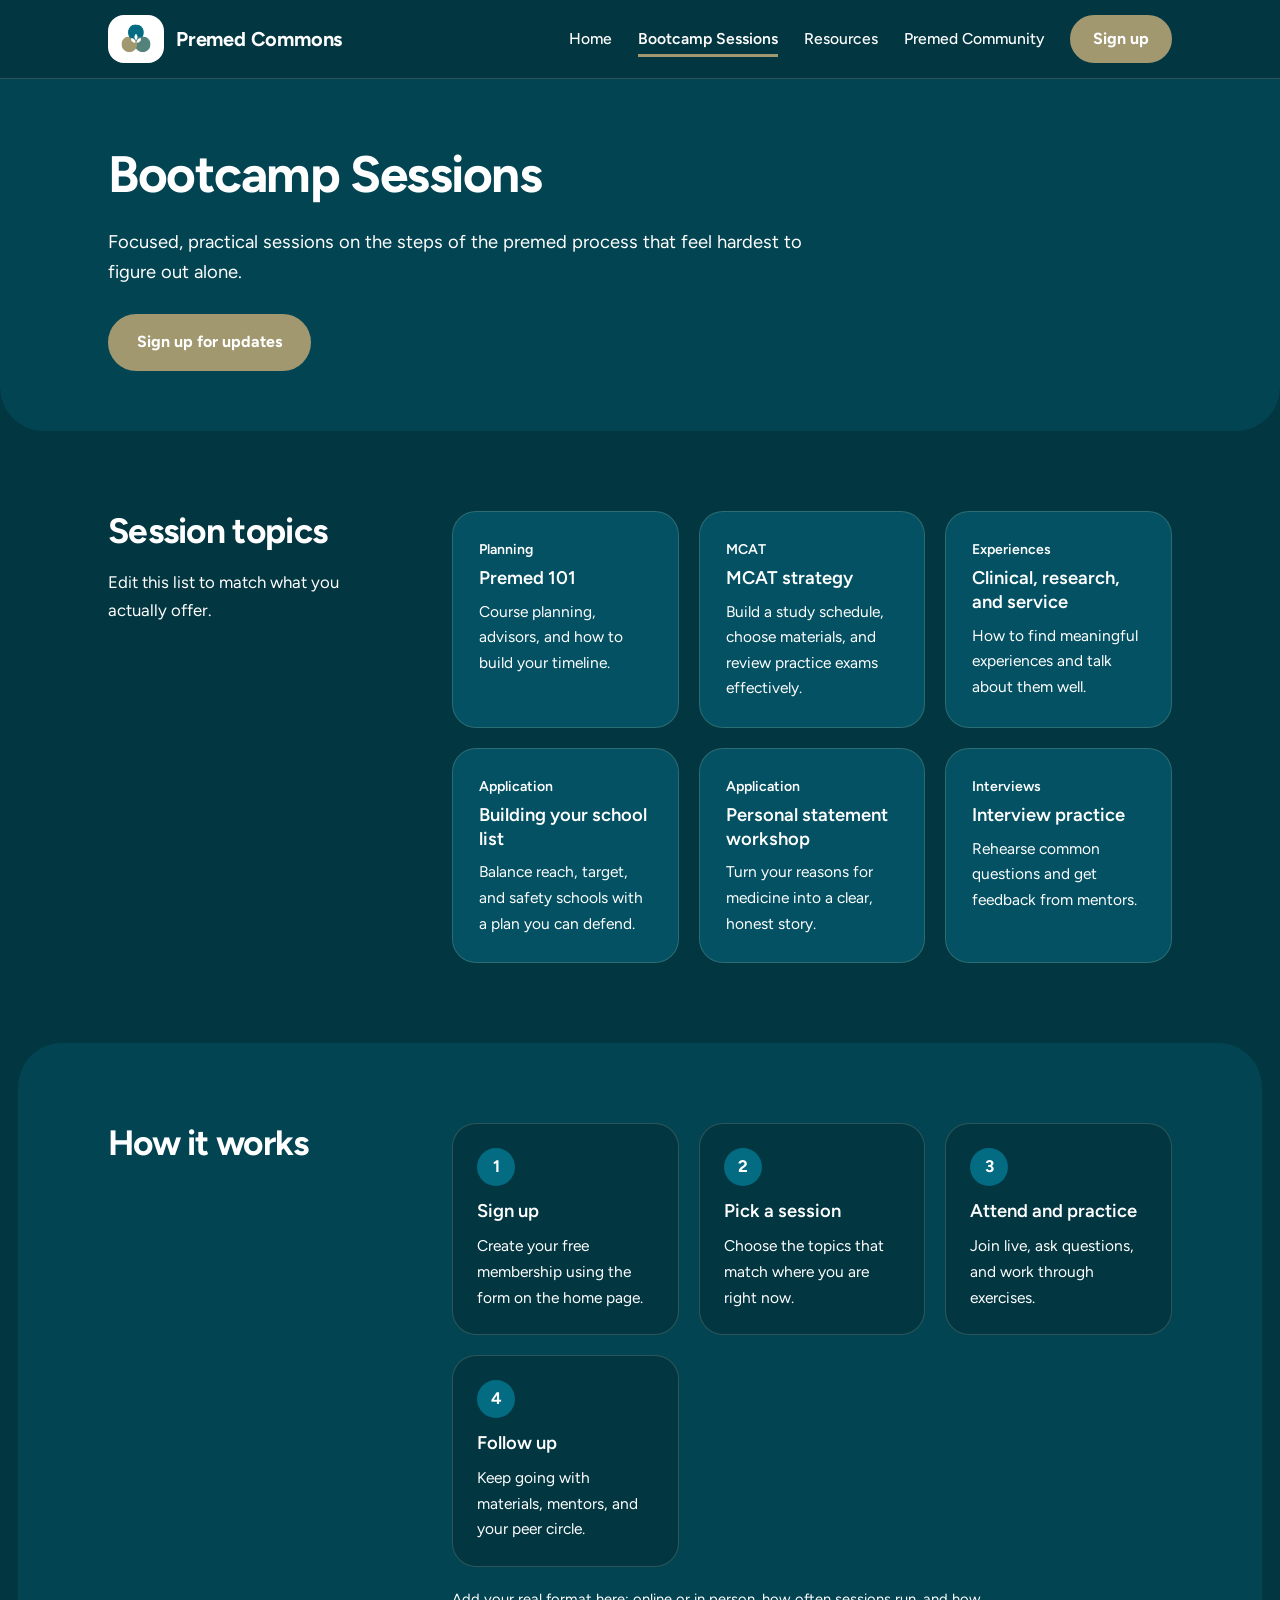
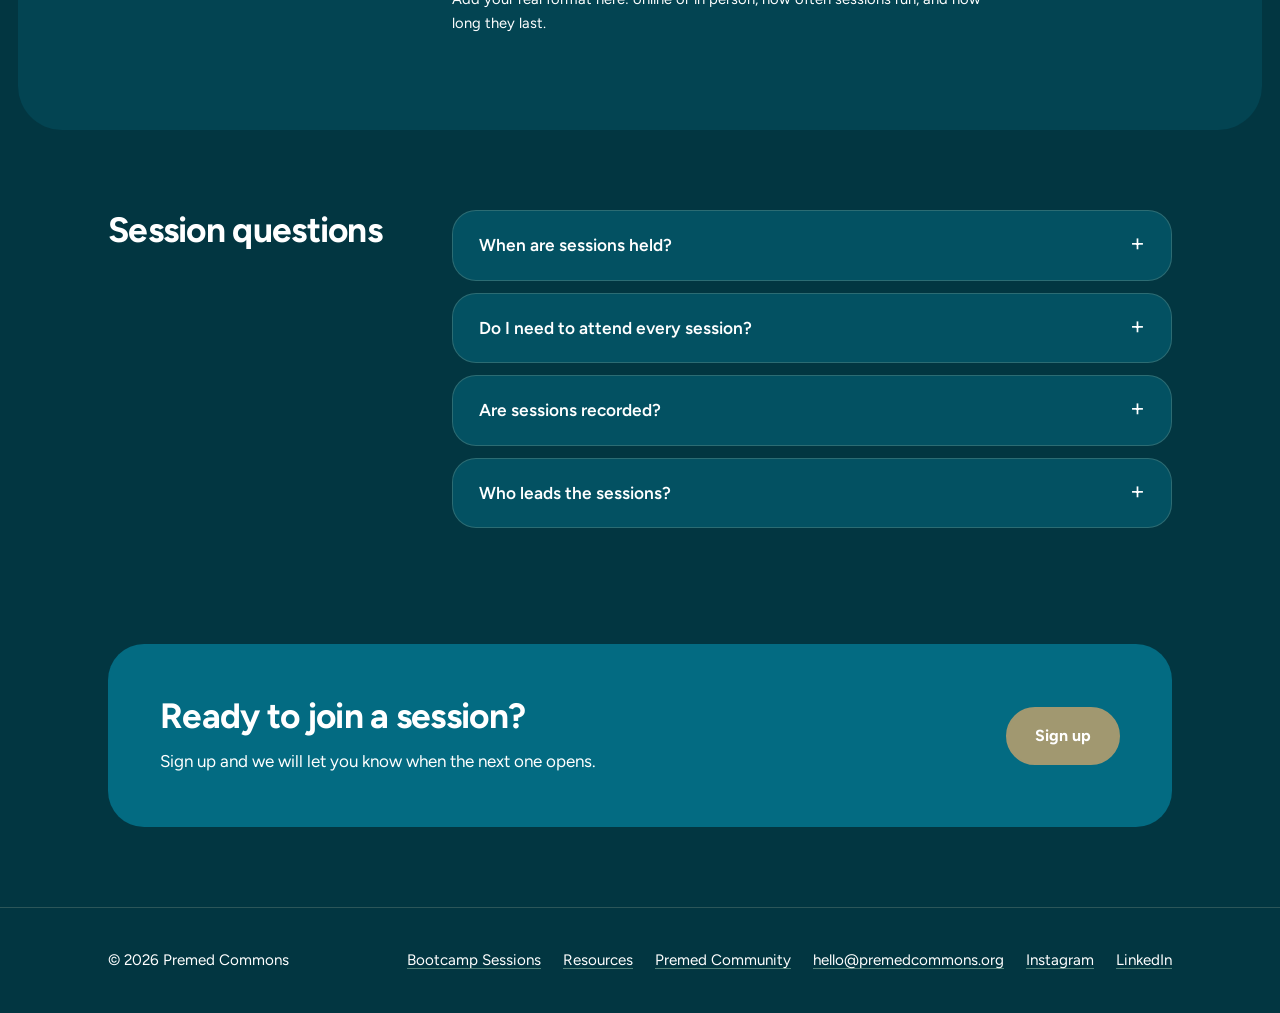
<file: bootcamps.html>
<!DOCTYPE html>
<html lang="en">
<head>
<meta charset="utf-8">
<meta name="viewport" content="width=device-width, initial-scale=1">
<title>Bootcamp Sessions | Premed Commons</title>
<meta name="description" content="Focused bootcamp sessions on MCAT strategy, school lists, personal statements, and interviews for premed students.">
<meta property="og:title" content="Bootcamp Sessions | Premed Commons">
<meta property="og:description" content="Focused bootcamp sessions on MCAT strategy, school lists, personal statements, and interviews for premed students.">
<meta property="og:type" content="website">
<meta property="og:image" content="https://premedcommons.org/pc_logo.svg">
<link rel="icon" href="pc_logo.svg" type="image/svg+xml">
<link rel="preconnect" href="https://fonts.googleapis.com">
<link rel="preconnect" href="https://fonts.gstatic.com" crossorigin>
<link href="https://fonts.googleapis.com/css2?family=Figtree:wght@400;500;600;700&display=swap" rel="stylesheet">
<link rel="stylesheet" href="styles.css?v=copy-toast-2s">
</head>
<body>
<header>
  <div class="wrap bar">
    <a class="logo" href="index.html"><span class="logo-mark"><img src="pc_logo.svg" alt="" onerror="this.parentNode.remove()"></span><span class="logo-text">Premed Commons</span></a>
    <button class="menu-btn" id="menuBtn" aria-expanded="false" aria-controls="nav">Menu</button>
    <nav id="nav" aria-label="Main">
      <ul>
        <li><a href="index.html">Home</a></li>
        <li><a href="bootcamps.html" aria-current="page">Bootcamp Sessions</a></li>
        <li><a href="resources.html">Resources</a></li>
        <li><a href="community.html">Premed Community</a></li>
        <li><a class="btn" href="index.html#join">Sign up</a></li>
      </ul>
    </nav>
  </div>
</header>
<main>
  <div class="page-hero">
    <div class="wrap">
      <h1>Bootcamp Sessions</h1>
      <p class="lead">Focused, practical sessions on the steps of the premed process that feel hardest to figure out alone.</p>
      <div class="actions"><a class="btn" href="index.html#join">Sign up for updates</a></div>
    </div>
  </div>

  <section class="split-sec">
    <div class="wrap split">
      <div class="split-head">
        <h2>Session topics</h2>
        <p class="lead">Edit this list to match what you actually offer.</p>
      </div>
      <div class="split-body">
        <div class="cards"><article class="card"><div class="tag">Planning</div><h3>Premed 101</h3><p>Course planning, advisors, and how to build your timeline.</p></article><article class="card"><div class="tag">MCAT</div><h3>MCAT strategy</h3><p>Build a study schedule, choose materials, and review practice exams effectively.</p></article><article class="card"><div class="tag">Experiences</div><h3>Clinical, research, and service</h3><p>How to find meaningful experiences and talk about them well.</p></article><article class="card"><div class="tag">Application</div><h3>Building your school list</h3><p>Balance reach, target, and safety schools with a plan you can defend.</p></article><article class="card"><div class="tag">Application</div><h3>Personal statement workshop</h3><p>Turn your reasons for medicine into a clear, honest story.</p></article><article class="card"><div class="tag">Interviews</div><h3>Interview practice</h3><p>Rehearse common questions and get feedback from mentors.</p></article></div>
      </div>
    </div>
  </section>

  <section class="split-sec">
    <div class="wrap split">
      <div class="split-head">
        <h2>How it works</h2>
      </div>
      <div class="split-body">
        <ol class="steps"><li><h3>Sign up</h3><p>Create your free membership using the form on the home page.</p></li><li><h3>Pick a session</h3><p>Choose the topics that match where you are right now.</p></li><li><h3>Attend and practice</h3><p>Join live, ask questions, and work through exercises.</p></li><li><h3>Follow up</h3><p>Keep going with materials, mentors, and your peer circle.</p></li></ol><p class="note">Add your real format here: online or in person, how often sessions run, and how long they last.</p>
      </div>
    </div>
  </section>

  <section class="split-sec">
    <div class="wrap split">
      <div class="split-head">
        <h2>Session questions</h2>
      </div>
      <div class="split-body">
        <details>
          <summary>When are sessions held?</summary>
          <p>Add your schedule or explain how members find out about upcoming dates.</p>
        </details>
        <details>
          <summary>Do I need to attend every session?</summary>
          <p>No. Pick the sessions that match your stage and needs.</p>
        </details>
        <details>
          <summary>Are sessions recorded?</summary>
          <p>Add your policy on recordings and how members can access them.</p>
        </details>
        <details>
          <summary>Who leads the sessions?</summary>
          <p>Add details about your mentors, such as current medical students, residents, or physicians.</p>
        </details>
        
      </div>
    </div>
  </section>

  <div class="cta-band">
    <div class="wrap">
      <div class="cta-box">
        <div>
          <h2>Ready to join a session?</h2>
          <p>Sign up and we will let you know when the next one opens.</p>
        </div>
        <a class="btn" href="index.html#join">Sign up</a>
      </div>
    </div>
  </div>
</main>
<footer>
  <div class="wrap">
    <div>© <span id="year"></span> Premed Commons</div>
    <ul>
      <li><a href="bootcamps.html">Bootcamp Sessions</a></li>
      <li><a href="resources.html">Resources</a></li>
      <li><a href="community.html">Premed Community</a></li>
      <li><a href="#" data-copy-email="hello@premedcommons.org">hello@premedcommons.org</a><span class="copy-status" role="status" aria-live="polite"></span></li>
      <li><a href="#">Instagram</a></li>
      <li><a href="#">LinkedIn</a></li>
    </ul>
  </div>
</footer>
<script src="main.js?v=copy-toast-2s"></script>
</body>
</html>
</file>
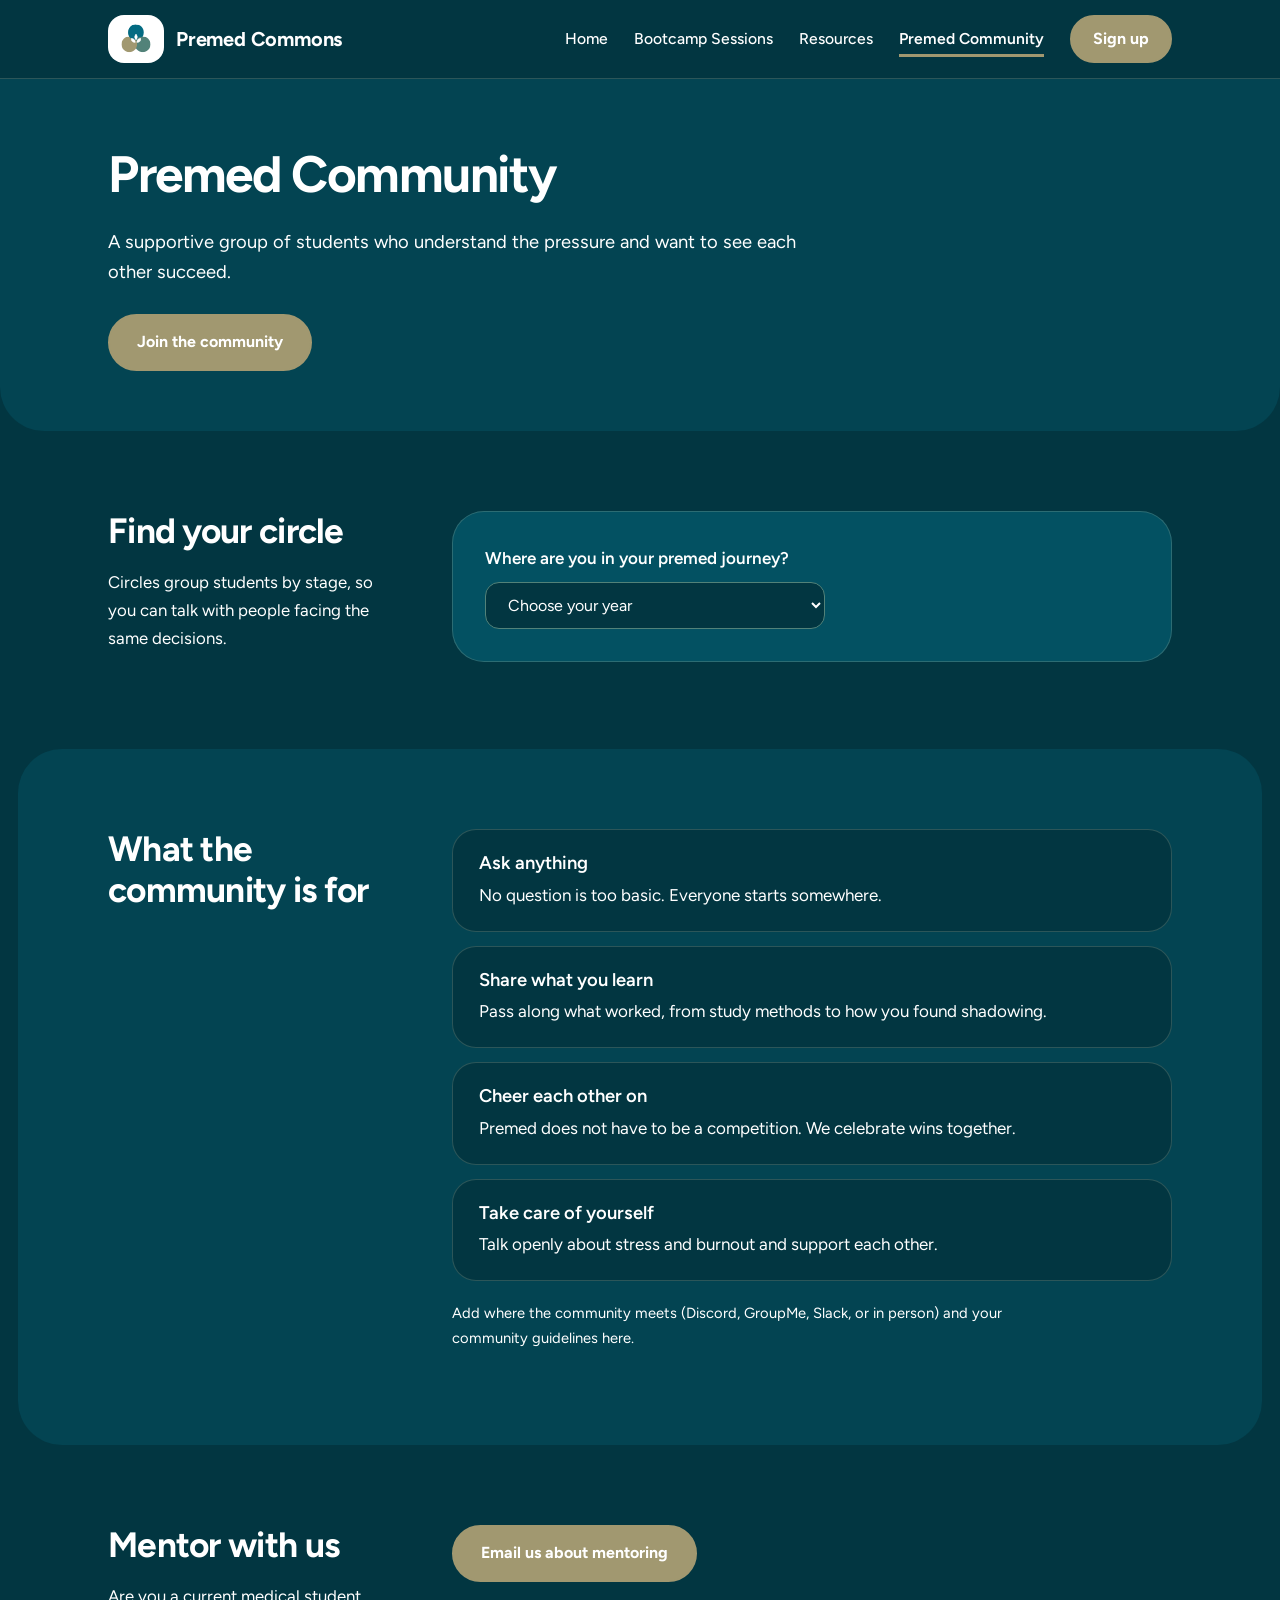
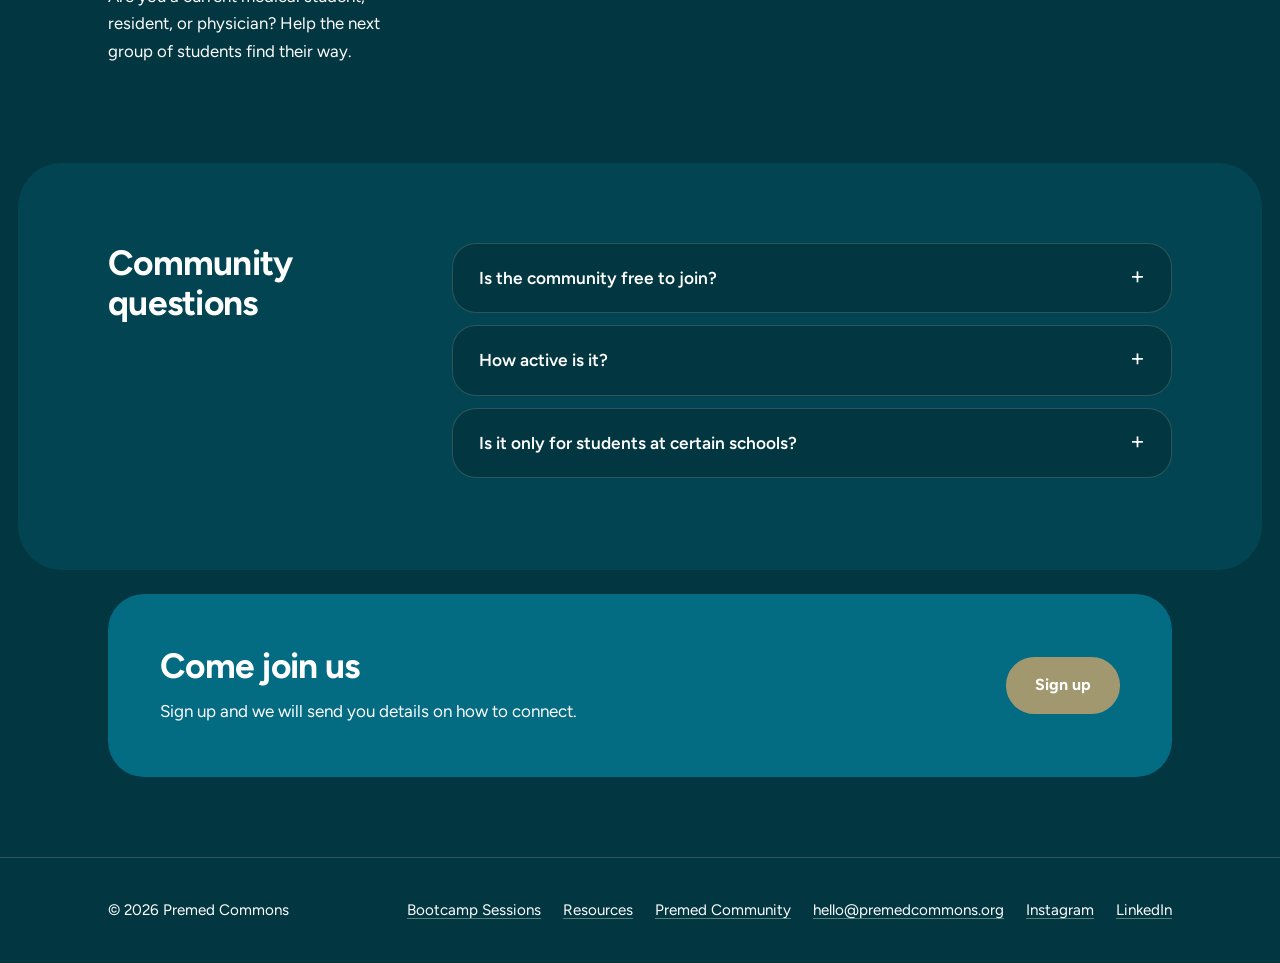
<file: community.html>
<!DOCTYPE html>
<html lang="en">
<head>
<meta charset="utf-8">
<meta name="viewport" content="width=device-width, initial-scale=1">
<title>Premed Community | Premed Commons</title>
<meta name="description" content="A supportive community of premed students sharing advice, study tips, and encouragement.">
<meta property="og:title" content="Premed Community | Premed Commons">
<meta property="og:description" content="A supportive community of premed students sharing advice, study tips, and encouragement.">
<meta property="og:type" content="website">
<meta property="og:image" content="https://premedcommons.org/pc_logo.svg">
<link rel="icon" href="pc_logo.svg" type="image/svg+xml">
<link rel="preconnect" href="https://fonts.googleapis.com">
<link rel="preconnect" href="https://fonts.gstatic.com" crossorigin>
<link href="https://fonts.googleapis.com/css2?family=Figtree:wght@400;500;600;700&display=swap" rel="stylesheet">
<link rel="stylesheet" href="styles.css?v=copy-toast-2s">
</head>
<body>
<header>
  <div class="wrap bar">
    <a class="logo" href="index.html"><span class="logo-mark"><img src="pc_logo.svg" alt="" onerror="this.parentNode.remove()"></span><span class="logo-text">Premed Commons</span></a>
    <button class="menu-btn" id="menuBtn" aria-expanded="false" aria-controls="nav">Menu</button>
    <nav id="nav" aria-label="Main">
      <ul>
        <li><a href="index.html">Home</a></li>
        <li><a href="bootcamps.html">Bootcamp Sessions</a></li>
        <li><a href="resources.html">Resources</a></li>
        <li><a href="community.html" aria-current="page">Premed Community</a></li>
        <li><a class="btn" href="index.html#join">Sign up</a></li>
      </ul>
    </nav>
  </div>
</header>
<main>
  <div class="page-hero">
    <div class="wrap">
      <h1>Premed Community</h1>
      <p class="lead">A supportive group of students who understand the pressure and want to see each other succeed.</p>
      <div class="actions"><a class="btn" href="index.html#join">Join the community</a></div>
    </div>
  </div>

  <section class="split-sec">
    <div class="wrap split">
      <div class="split-head">
        <h2>Find your circle</h2>
        <p class="lead">Circles group students by stage, so you can talk with people facing the same decisions.</p>
      </div>
      <div class="split-body">
        <div class="finder">
          <label for="stage">Where are you in your premed journey?</label>
          <select id="stage"><option value="">Choose your year</option></select>
          <div class="finder-out" id="finderOut" aria-live="polite"></div>
        </div>
      </div>
    </div>
  </section>

  <section class="split-sec">
    <div class="wrap split">
      <div class="split-head">
        <h2>What the community is for</h2>
      </div>
      <div class="split-body">
        <div class="rows"><div><h3>Ask anything</h3><p>No question is too basic. Everyone starts somewhere.</p></div><div><h3>Share what you learn</h3><p>Pass along what worked, from study methods to how you found shadowing.</p></div><div><h3>Cheer each other on</h3><p>Premed does not have to be a competition. We celebrate wins together.</p></div><div><h3>Take care of yourself</h3><p>Talk openly about stress and burnout and support each other.</p></div></div>
        <p class="note">Add where the community meets (Discord, GroupMe, Slack, or in person) and your community guidelines here.</p>
      </div>
    </div>
  </section>

  <section class="split-sec">
    <div class="wrap split">
      <div class="split-head">
        <h2>Mentor with us</h2>
        <p class="lead">Are you a current medical student, resident, or physician? Help the next group of students find their way.</p>
      </div>
      <div class="split-body">
        <a class="btn" href="#" data-copy-email="hello@premedcommons.org">Email us about mentoring</a>
        <span class="copy-status" role="status" aria-live="polite"></span>
      </div>
    </div>
  </section>

  <section class="split-sec">
    <div class="wrap split">
      <div class="split-head">
        <h2>Community questions</h2>
      </div>
      <div class="split-body">
        <details>
          <summary>Is the community free to join?</summary>
          <p>Add your pricing details here.</p>
        </details>
        <details>
          <summary>How active is it?</summary>
          <p>Describe how often members connect and what a typical week looks like.</p>
        </details>
        <details>
          <summary>Is it only for students at certain schools?</summary>
          <p>Add whether membership is open to students from any school.</p>
        </details>
        
      </div>
    </div>
  </section>

  <div class="cta-band">
    <div class="wrap">
      <div class="cta-box">
        <div>
          <h2>Come join us</h2>
          <p>Sign up and we will send you details on how to connect.</p>
        </div>
        <a class="btn" href="index.html#join">Sign up</a>
      </div>
    </div>
  </div>
</main>
<footer>
  <div class="wrap">
    <div>© <span id="year"></span> Premed Commons</div>
    <ul>
      <li><a href="bootcamps.html">Bootcamp Sessions</a></li>
      <li><a href="resources.html">Resources</a></li>
      <li><a href="community.html">Premed Community</a></li>
      <li><a href="#" data-copy-email="hello@premedcommons.org">hello@premedcommons.org</a><span class="copy-status" role="status" aria-live="polite"></span></li>
      <li><a href="#">Instagram</a></li>
      <li><a href="#">LinkedIn</a></li>
    </ul>
  </div>
</footer>
<script src="main.js?v=copy-toast-2s"></script>
</body>
</html>
</file>
<file: styles.css>
/* Palette: #023641 #034452 #035162 #036b82 #528279 #8e9373 #a19870 #cfd4b8. White text on deep teal backgrounds. One typeface (Figtree). */
:root{
  --c1:#023641; --c2:#034452; --c3:#035162; --c4:#036b82;
  --c5:#528279; --c6:#8e9373; --c7:#a19870; --c8:#cfd4b8;
  --line:rgba(207,212,184,.2);
  --font:"Figtree","Segoe UI",system-ui,-apple-system,sans-serif;
  --max:1120px;
}
*{box-sizing:border-box}
html{scroll-behavior:smooth;scroll-padding-top:92px}
body,button,input,select,textarea,h1,h2,h3,summary{font-family:var(--font)}
body{margin:0;background:var(--c1);color:#fff;line-height:1.65;font-size:17px}
img{max-width:100%}
a{color:#fff;text-decoration-color:var(--c5);text-underline-offset:3px}
a:hover{color:#fff}
:focus-visible{outline:3px solid var(--c8);outline-offset:3px;border-radius:8px}
.wrap{max-width:var(--max);margin:0 auto;padding:0 28px}
h1,h2,h3{margin:0 0 .5em;color:#fff}
h1{font-size:clamp(2.4rem,5vw,3.9rem);font-weight:700;line-height:1.06;letter-spacing:-.028em}
h2{font-size:clamp(1.7rem,3vw,2.2rem);font-weight:700;line-height:1.15;letter-spacing:-.02em}
h3{font-size:1.15rem;font-weight:600;line-height:1.3}
p{margin:0 0 1em;max-width:62ch}
.lead{font-size:1.15rem;color:#fff}

/* buttons */
.btn{display:inline-block;font-size:1rem;font-weight:700;padding:.85em 1.7em;border-radius:999px;border:2px solid var(--c7);background:var(--c7);color:#fff;text-decoration:none;cursor:pointer;transition:background .15s,border-color .15s,color .15s}
.btn:hover{background:var(--c6);border-color:var(--c6);color:#fff}
.btn.ghost{background:transparent;border-color:#fff;color:#fff}
.btn.ghost:hover{background:var(--c3);border-color:#fff;color:#fff}
.textlink{font-weight:600;display:inline-block;margin-top:6px}

/* header */
header{position:sticky;top:0;z-index:50;background:var(--c1);border-bottom:1px solid var(--line)}
.bar{display:flex;align-items:center;justify-content:space-between;height:78px}
.logo{display:flex;align-items:center;gap:12px;text-decoration:none;color:#fff}
.logo:hover{color:#fff}
.logo-mark{display:grid;place-items:center;background:#fff;border-radius:16px;padding:6px 10px}
.logo-mark img{height:36px;width:auto;display:block}
.logo-text{font-size:1.25rem;font-weight:700;letter-spacing:-.01em}
nav ul{display:flex;gap:26px;list-style:none;margin:0;padding:0;align-items:center}
nav a{text-decoration:none;color:#fff;font-weight:500;font-size:.98rem;padding:.35em 0;border-bottom:3px solid transparent}
nav a:hover{border-bottom-color:var(--c5);color:#fff}
nav a[aria-current="page"]{border-bottom-color:var(--c7);font-weight:600}
nav a.btn{padding:.55em 1.3em;color:#fff;border:2px solid var(--c7)}
nav a.btn:hover{border-color:var(--c6);color:#fff}
.menu-btn{display:none;background:transparent;border:2px solid #fff;border-radius:999px;padding:.4em 1.1em;font-size:.95rem;font-weight:600;color:#fff;cursor:pointer}

/* heroes */
.hero,.page-hero{background:var(--c2);border-radius:0 0 44px 44px}
.hero{padding:84px 0 80px}
.hero-grid{display:grid;grid-template-columns:1.15fr .85fr;gap:64px;align-items:center}
.hero .actions{display:flex;gap:14px;flex-wrap:wrap;margin-top:30px}
.panel-nav{background:var(--c3);border-radius:32px;padding:10px;border:1px solid var(--line)}
.panel-nav a{display:block;padding:20px 24px;text-decoration:none;color:#fff;border-radius:22px}
.panel-nav a:hover{background:var(--c2)}
.panel-nav strong{display:block;font-size:1.2rem;font-weight:600;margin-bottom:2px}
.panel-nav span{color:#fff;font-size:.97rem;line-height:1.5;display:block}
.page-hero{padding:68px 0 60px}
.page-hero h1{font-size:clamp(2.2rem,4.4vw,3.2rem)}
.page-hero .lead{max-width:58ch;margin:0}
.page-hero .actions{margin-top:26px}

/* split sections */
.split-sec{padding:80px 0}
.split-sec:nth-of-type(even){background:var(--c2);border-radius:44px;margin:0 18px}
.split{display:grid;grid-template-columns:minmax(0,.8fr) minmax(0,2fr);gap:56px;align-items:start}
.split-head .lead{font-size:1.05rem}
.split-body > :first-child{margin-top:0}

/* rounded surfaces: cards, rows, steps, checklist, FAQ */
.card,.rows div,.steps li,.checks label,details,.ref-card{background:var(--c3);border:1px solid var(--line);border-radius:24px}
.split-sec:nth-of-type(even) .card,
.split-sec:nth-of-type(even) .rows div,
.split-sec:nth-of-type(even) .steps li,
.split-sec:nth-of-type(even) .checks label,
.split-sec:nth-of-type(even) details,
.split-sec:nth-of-type(even) .ref-card{background:var(--c1)}

.cards{display:grid;grid-template-columns:repeat(auto-fill,minmax(220px,1fr));gap:20px}
.card{padding:26px}
.card[hidden]{display:none}
.card .tag{font-size:.88rem;font-weight:600;color:#fff;margin-bottom:6px}
.card h3{margin:0 0 .4em}
.card p{font-size:.97rem;color:#fff;margin:0}

.rows{display:grid;gap:14px}
.rows div{padding:22px 26px}
.rows h3{margin-bottom:.25em}
.rows p{margin:0;color:#fff}

/* roadmap */
.tabs{display:flex;gap:8px;flex-wrap:wrap;margin:0 0 24px}
.tab{background:transparent;border:1.5px solid var(--c5);border-radius:999px;padding:.55em 1.2em;font-size:.97rem;font-weight:500;color:#fff;cursor:pointer}
.tab:hover{border-color:#fff}
.tab[aria-selected="true"]{background:var(--c4);border-color:#fff;color:#fff;font-weight:700}
.panel[hidden]{display:none}
.panel .sub{color:#fff;margin-bottom:18px}
.checks{list-style:none;margin:0;padding:0;display:grid;gap:10px}
.checks label{display:flex;gap:14px;align-items:flex-start;padding:15px 20px;cursor:pointer;border-radius:18px}
.checks input{width:20px;height:20px;margin-top:3px;accent-color:var(--c7);flex:none}
.checks input:checked + span{text-decoration:line-through;text-decoration-color:#fff}
.progress{margin-top:22px;font-weight:600;font-size:.95rem}
.progress-bar{height:10px;border-radius:99px;background:var(--c3);margin-top:8px;overflow:hidden}
.progress-bar i{display:block;height:100%;width:0;border-radius:99px;background:var(--c7);transition:width .25s}
.note{font-size:.92rem;color:#fff;margin-top:20px}

/* reflection builder */
.ref{display:grid}
.ref-card{padding:24px 26px}
.ref-card[hidden]{display:none}
.ref-instructions{font-size:.92rem;margin:0 0 10px}
.ref-navigation{display:flex;align-items:center;justify-content:space-between;gap:12px;margin-top:12px}
.ref-navigation span{font-size:.92rem;font-weight:600}
.ref-navigation .btn:disabled{cursor:not-allowed;opacity:.55}
.ref-card label{display:block;margin-bottom:6px}
.ref-title{display:block;font-size:1.15rem;font-weight:700;margin-bottom:4px}
.ref-ask{display:block;font-weight:400}
.ref-card .ref-help{background:none;border:0;border-radius:0;padding:0;margin:8px 0 12px;max-width:none}
.ref-card .ref-help summary{display:inline-flex;font-size:.95rem;font-weight:600;gap:8px;cursor:pointer;text-decoration:underline;text-decoration-color:var(--c5);text-underline-offset:3px}
.ref-card .ref-help summary::after{font-size:1.1rem}
.ref-help ul{margin:8px 0 0;padding-left:1.2em}
.ref-help li{margin:2px 0}
.ref-card textarea{width:100%;min-height:130px;resize:vertical;font-size:1rem;line-height:1.6;padding:.9em 1.1em;border-radius:18px;border:1.5px solid var(--c5);background:var(--c2);color:#fff}
.ref-card textarea::placeholder{color:#fff;opacity:.7}
.ref-card textarea:focus{border-color:var(--c8);outline:none}
.ref-count{font-size:.88rem;min-height:1.3em;margin-top:6px;text-align:right}
.ref-progress{margin:24px 0 0;font-size:1.05rem;max-width:none}
.ref-actions{display:flex;align-items:center;gap:14px;flex-wrap:wrap;margin-top:16px}
.ref-status{font-size:.95rem}

/* filters */
.filters{display:flex;gap:8px;flex-wrap:wrap;margin:0 0 28px}
.chip{font-size:.92rem;font-weight:600;padding:.45em 1.1em;border-radius:999px;border:1.5px solid var(--c5);background:transparent;color:#fff;cursor:pointer}
.chip:hover{border-color:#fff}
.chip[aria-pressed="true"]{background:var(--c4);border-color:#fff;color:#fff}

/* steps */
.steps{list-style:none;counter-reset:s;margin:0;padding:0;display:grid;grid-template-columns:repeat(auto-fit,minmax(190px,1fr));gap:20px}
.steps li{counter-increment:s;padding:24px}
.steps li::before{content:counter(s);display:inline-grid;place-items:center;width:38px;height:38px;border-radius:50%;background:var(--c4);color:#fff;font-size:1.05rem;font-weight:700;margin-bottom:14px}
.steps p{color:#fff;margin:0;font-size:.97rem}

/* community finder */
.finder{background:var(--c3);border:1px solid var(--line);border-radius:32px;padding:32px}
.finder label{font-weight:600;display:block;margin-bottom:10px}
.finder select{font-size:1rem;padding:.75em 1.1em;border-radius:14px;border:1.5px solid var(--c5);width:100%;max-width:340px;background:var(--c1);color:#fff}
.finder-out{margin-top:22px;padding:22px 24px;border-radius:22px;background:var(--c1);border:1px solid var(--line)}
.finder-out:empty{display:none}
.finder-out p{margin:0 0 .9em;color:#fff}

/* FAQ */
.split-body details{margin-bottom:12px}
details{padding:20px 26px}
summary{cursor:pointer;font-size:1.08rem;font-weight:600;list-style:none;display:flex;justify-content:space-between;gap:16px;color:#fff}
summary::-webkit-details-marker{display:none}
summary::after{content:"+";font-size:1.5rem;line-height:1;color:#fff;font-weight:400}
details[open] summary::after{content:"\2212"}
details p{margin:.8em 0 0;color:#fff}

/* form */
.form{display:grid;gap:18px;max-width:520px}
.form label{display:grid;gap:6px;font-weight:600;font-size:.97rem}
.form input,.form select{font-size:1rem;padding:.85em 1.1em;border-radius:14px;border:1.5px solid var(--c5);background:var(--c3);color:#fff}
.form input:focus,.form select:focus{border-color:#fff;outline:none}
.form option{background:var(--c1);color:#fff}
.form .btn{justify-self:start}
.status{min-height:1.5em;font-weight:600;color:#fff}
.hp{position:absolute;left:-9999px}

/* closing band */
.cta-band{padding:24px 0 80px}
.cta-box{background:var(--c4);border-radius:36px;padding:52px;display:flex;justify-content:space-between;align-items:center;gap:28px;flex-wrap:wrap}
.cta-box h2{margin-bottom:.3em}
.cta-box p{color:#fff;margin:0}
.cta-box .btn{background:var(--c7);border-color:var(--c7);color:#fff}
.cta-box .btn:hover{background:var(--c6);border-color:var(--c6)}

/* footer */
footer{padding:40px 0;font-size:.95rem;color:#fff;border-top:1px solid var(--line)}
footer a{color:#fff;text-decoration-color:var(--c5);text-underline-offset:3px}
footer a:hover{color:#fff}
footer .wrap{display:flex;justify-content:space-between;gap:16px;flex-wrap:wrap}
footer ul{display:flex;gap:22px;list-style:none;margin:0;padding:0;flex-wrap:wrap}

@media (max-width:900px){
  .hero-grid{grid-template-columns:1fr;gap:44px}
  .split{grid-template-columns:1fr;gap:28px}
  .split-sec{padding:56px 0}
  .split-sec:nth-of-type(even){margin:0 8px;border-radius:32px}
  .hero{padding:56px 0}
  .hero,.page-hero{border-radius:0 0 32px 32px}
  .cta-box{padding:36px 28px;border-radius:28px}
  .menu-btn{display:block}
  nav{position:absolute;left:0;right:0;top:78px;background:var(--c2);border-radius:0 0 24px 24px;border-bottom:1px solid var(--line);display:none}
  nav.open{display:block}
  nav ul{flex-direction:column;align-items:flex-start;padding:16px 28px 24px;gap:16px}
}
@media (prefers-reduced-motion:reduce){
  html{scroll-behavior:auto}
  *{transition:none!important}
}
</file>
